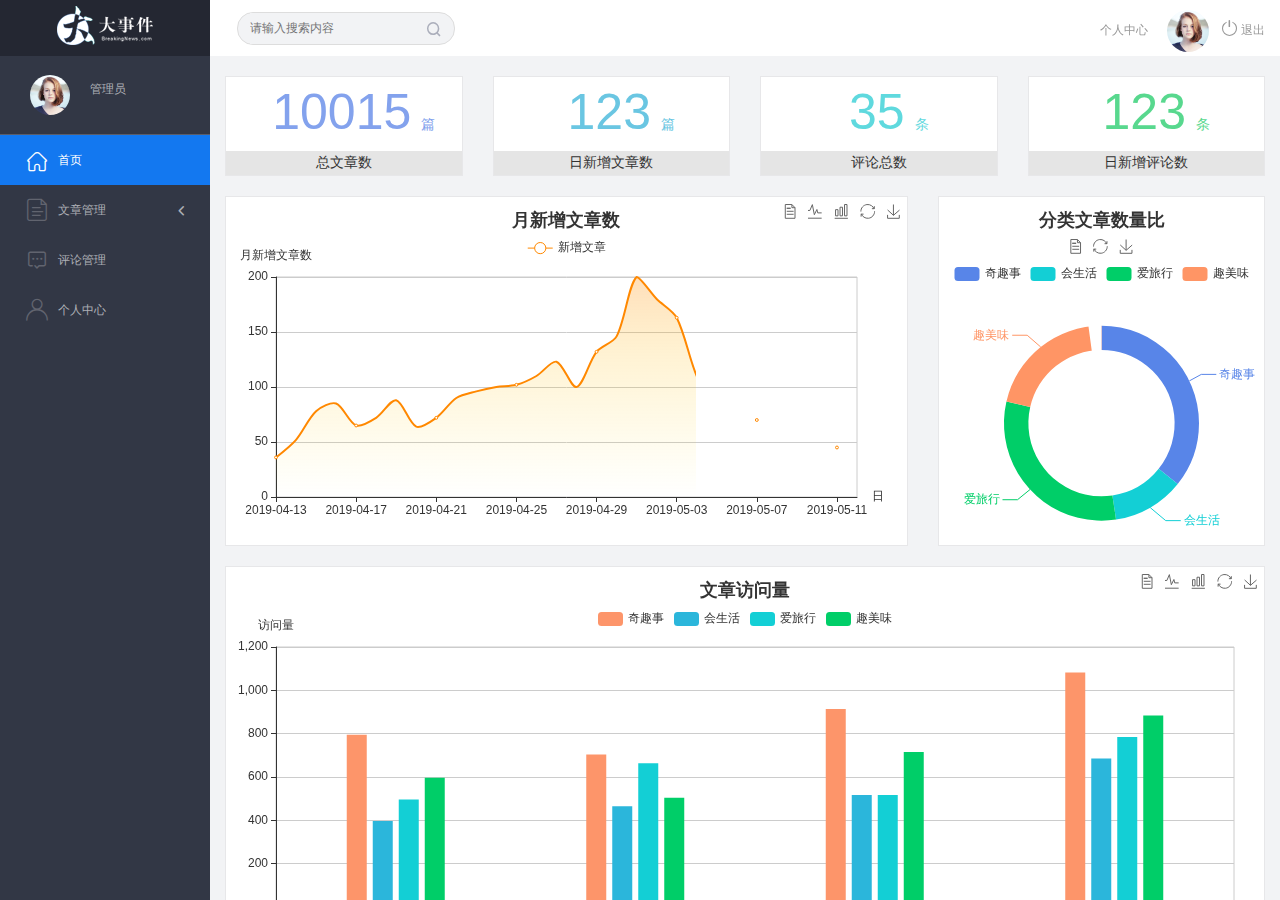
<file: web_back/index.html>
<!DOCTYPE html>
<html lang="en">

<head>
    <meta charset="UTF-8">
    <meta name="viewport" content="width=device-width, initial-scale=1.0">
    <meta http-equiv="X-UA-Compatible" content="ie=edge">
    <title>大事件-后台首页</title>
    <link rel="stylesheet" href="js/bootstrap/css/bootstrap.min.css">
    <link rel="stylesheet" href="css/reset.css">
    <link rel="stylesheet" href="css/iconfont.css">
    <link rel="stylesheet" href="css/main.css">
    <script src="js/jquery-1.12.4.min.js"></script>
    <script src="./js/utils/config.js"></script>
    <script src="./js/utils/user.js"></script>
</head>

<body>
    <div class="sider">
        <a href="#" class="logo"><img src="images/logo02.png" alt="logo"></a>
        <div class="user_info">
            <img src="images/2.jpg" alt="person">
            <span></span>
            <b>管理员</b>
        </div>
        <div class="menu">
            <div class="level01 active"><a href="main_count.html" target="main_frame"><i
                        class="iconfont icon-yidiandiantubiao04"></i><span>首页</span></a></div>
            <div class="level01"><a href="#"><i class="iconfont icon-icon-article"></i><span>文章管理</span><b
                        class="iconfont icon-arrowdownl"></b></a></div>
            <ul class="level02">
                <li><a href="article_list.html" target="main_frame"><i
                            class="iconfont icon-previewright"></i><span>文章列表</span></a></li>
                <li><a href="article_release.html" target="main_frame"><i
                            class="iconfont icon-previewright"></i><span>发表文章</span></a></li>
                <li><a href="article_category.html" target="main_frame"><i
                            class="iconfont icon-previewright"></i><span>文章类别管理</span></a></li>
            </ul>

            <div class="level01"><a href="comment_list.html" target="main_frame"><i
                        class="iconfont icon-comment"></i><span>评论管理</span></a></div>
            <div class="level01"><a href="user.html" target="main_frame"><i
                        class="iconfont icon-user"></i><span>个人中心</span></a></div>
        </div>
    </div>

    <div class="header_bar">
        <form class="search_form">
            <input type="text" placeholder="请输入搜索内容">
            <i class="iconfont icon-search"></i>
        </form>
        <div class="user_center_link">
            <a href="user.html" onclick="setMenu(3,0)" target="main_frame">个人中心</a>
            <img src="images/2.jpg" alt="person">
            <a href="javascript:;" id="tuichu"><i class="iconfont icon-tuichu"></i> 退出</a>
        </div>
    </div>

    <div class="main" id="main_body">
        <iframe src="main_count.html" frameborder="0" id="main_frame" name="main_frame" frameborder="0"
            scrolling="auto"></iframe>
    </div>



    <script>
        var $level01 = $('.level01');
        var $subli = $('.level02 li')
        $level01.click(function () {
            $level01.not($(this)).removeClass('active');
            $(this).addClass('active');

            if ($(this).next().hasClass('level02')) {
                $(this).next().slideToggle();
                $(this).find('b').toggleClass('rotate0');
            } else {
                $subli.removeClass('active');
            }
        })

        $subli.click(function () {
            $subli.not($(this)).removeClass('active');
            $(this).addClass('active');

            if (!$(this).parent().prev().hasClass('active')) {
                $level01.removeClass('active');
                $(this).parent().prev().addClass('active');
            }
        })

        function resizeFrame() {
            var frame_w = $('#main_body').outerWidth();
            var frame_h = $('#main_body').outerHeight();
            $('#main_frame').css({ 'width': frame_w, 'height': frame_h });
        }

        resizeFrame();

        $(window).resize(function () {
            resizeFrame();
        })


        function setMenu(m, n) {
            $level01.eq(m).addClass('active').siblings().not('.level02').removeClass('active');
            if (m != 1) {
                $('.level02').slideUp();
            } else {
                $('.level02').slideDown();
                $('.level02').children().eq(n).addClass('active').siblings().removeClass('active');
            }
        }

    </script>

    <script>
        // 1.退出功能
        // 点击id='tuichu'的标签，然后调用接口，实现退出
        $('#tuichu').click(function () {
            user.logout();
        });

        // 2.获取管理员的信息
        user.getuser(function (res) {
            if (res.code == 200) {
                // 获取管理员的头像和信息（渲染页面）
                $('.user_info').find('img').attr('src', res.data.user_pic).next('span').html('欢迎&nbsp;&nbsp;' + res.data.nickname);
            }
        });

    </script>

</body>

</html>
</file>
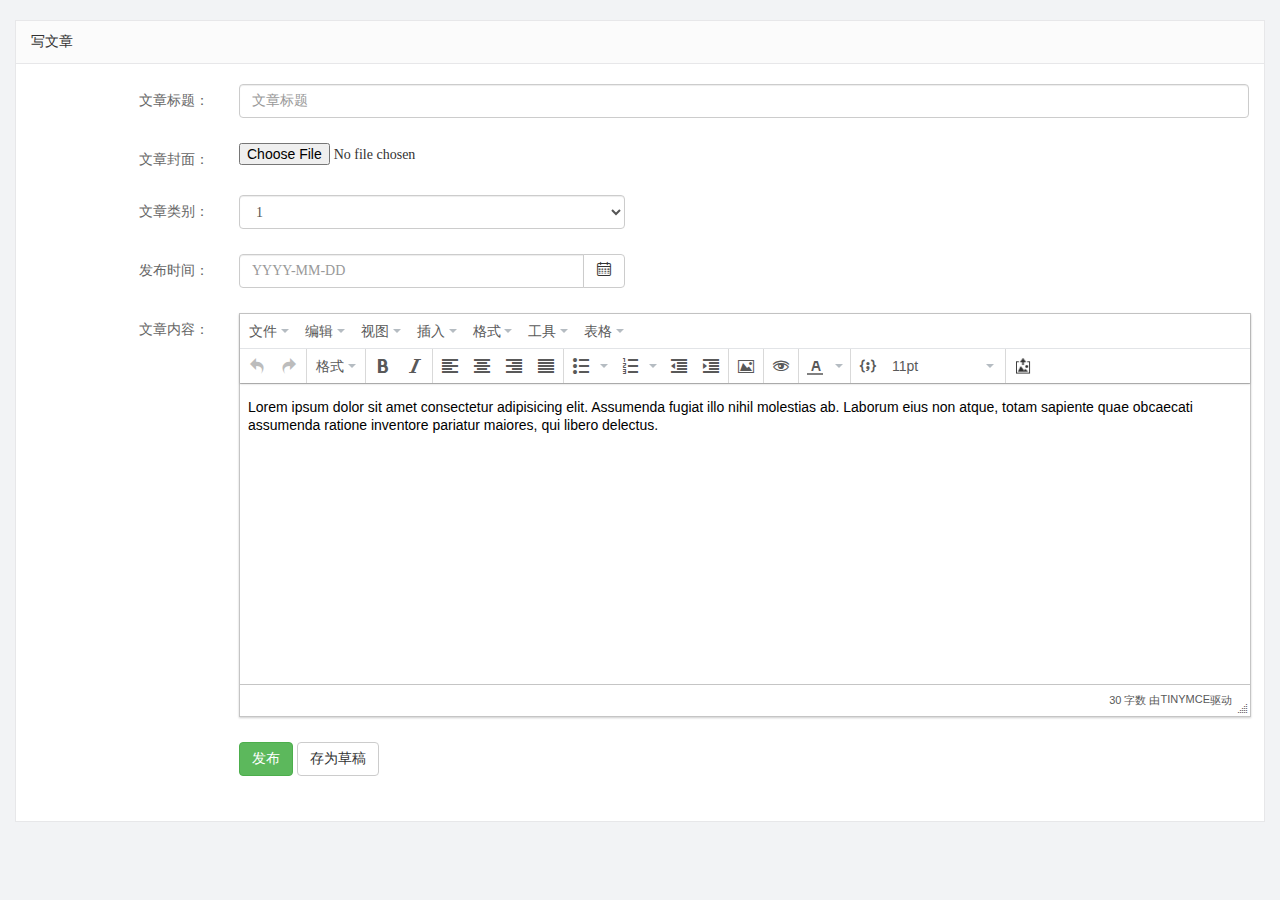
<file: web_back/article_release.html>
<!DOCTYPE html>
<html lang="en">

<head>
    <meta charset="UTF-8">
    <meta name="viewport" content="width=device-width, initial-scale=1.0">
    <meta http-equiv="X-UA-Compatible" content="ie=edge">
    <title>文章列表</title>
    <link rel="stylesheet" href="js/bootstrap/css/bootstrap.min.css">
    <link rel="stylesheet" href="css/reset.css">
    <link rel="stylesheet" href="css/iconfont.css">
    <link rel="stylesheet" href="css/main.css">
    <link type="text/css" rel="stylesheet" href="js/jedate/css/jedate.css">
    <script src="js/jquery-1.12.4.min.js"></script>
    <script src="js/jedate/js/jedate.js"></script>
    <script src="js/tinymce/js/tinymce/tinymce.min.js"></script>
    <script src="js/tinymce/js/tinymce_setup.js"></script>
</head>

<body>
    <div class="container-fluid">
        <div class="common_title">
            写文章
        </div>
        <div class="container-fluid common_con">
            <form class="form-horizontal article_form">
                <div class="form-group">
                    <label for="inputEmail3" class="col-sm-2 control-label">文章标题：</label>
                    <div class="col-sm-10">
                        <input type="email" class="form-control" id="inputEmail3" placeholder="文章标题">
                    </div>
                </div>
                <div class="form-group">
                    <label for="inputPassword3" class="col-sm-2 control-label">文章封面：</label>
                    <div class="col-sm-10">
                        <input type="file" id="exampleInputFile">
                    </div>
                </div>
                <div class="form-group">
                    <label for="inputEmail3" class="col-sm-2 control-label">文章类别：</label>
                    <div class="col-sm-4">
                        <select class="form-control">
                            <option>1</option>
                            <option>2</option>
                            <option>3</option>
                            <option>4</option>
                            <option>5</option>
                        </select>
                    </div>
                </div>
                <div class="form-group">
                    <label for="inputEmail3" class="col-sm-2 control-label">发布时间：</label>
                    <div class="col-sm-4">

                        <div class="input-group">
                            <input type="text" class="form-control" placeholder="YYYY-MM-DD" id="dateinput">
                            <span class="input-group-btn">
                                <button class="btn btn-default" type="button"
                                    onclick="jeDate('#dateinput',{trigger:false,format: 'YYYY-MM-DD'})"><i
                                        class="iconfont icon-icondate"></i></button>
                            </span>
                        </div>
                    </div>
                </div>
                <div class="form-group">
                    <label for="inputEmail3" class="col-sm-2 control-label">文章内容：</label>
                    <div class="col-sm-10">
                        <textarea class="form-control" id="rich_content" name="content" placeholder="文章内容">
                            Lorem ipsum dolor sit amet consectetur adipisicing elit. Assumenda fugiat illo nihil molestias ab. Laborum eius non atque, totam sapiente quae obcaecati assumenda ratione inventore pariatur maiores, qui libero delectus.
                            </textarea>
                    </div>
                </div>
                <div class="form-group">
                    <div class="col-sm-offset-2 col-sm-10">
                        <button type="submit" class="btn btn-success">发布</button>
                        <button type="submit" class="btn btn-default">存为草稿</button>
                    </div>
                </div>
            </form>
        </div>
    </div>

</body>

</html>
</file>
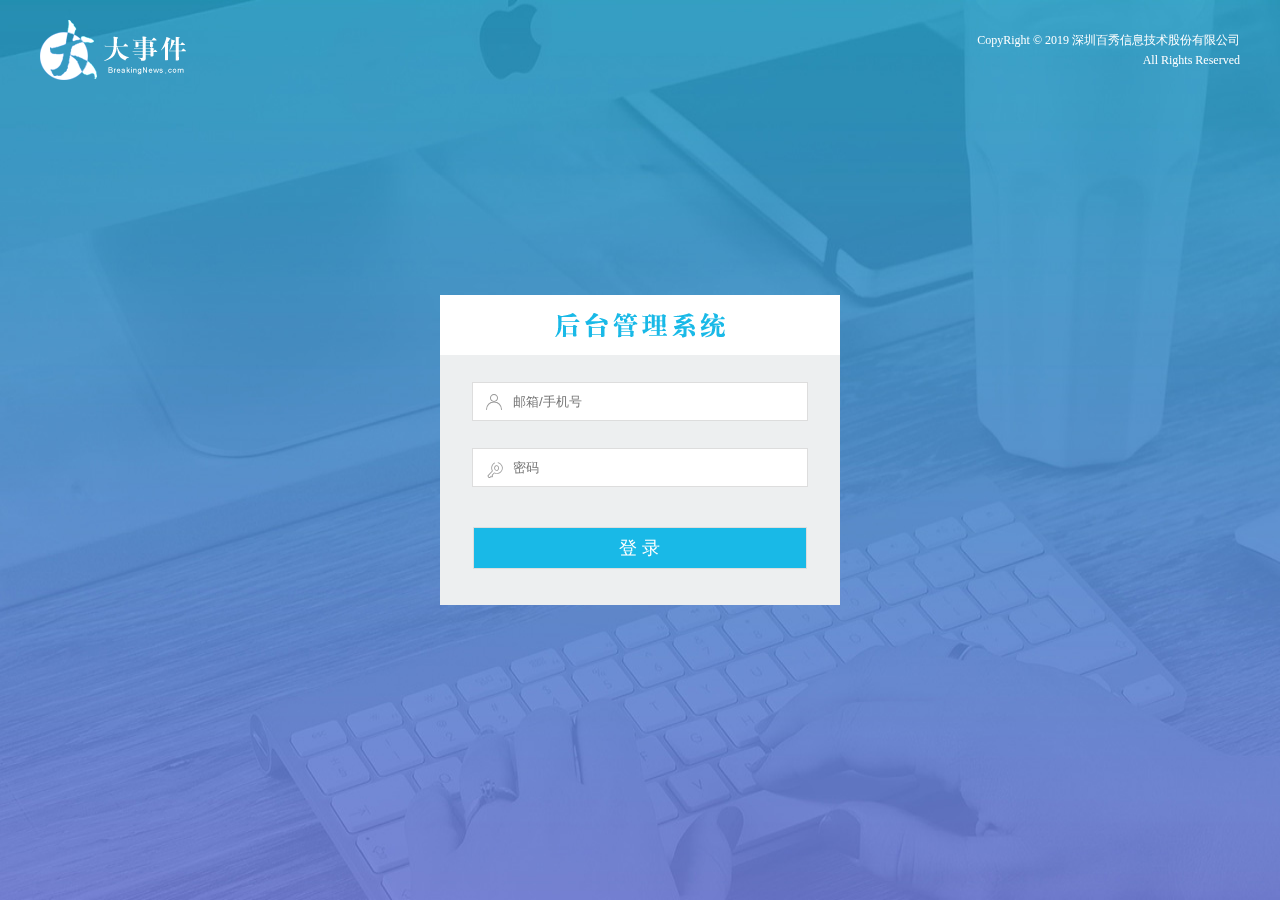
<file: web_back/login.html>
<!DOCTYPE html>
<html lang="en">

<head>
    <meta charset="UTF-8">
    <meta name="viewport" content="width=device-width, initial-scale=1.0">
    <meta http-equiv="X-UA-Compatible" content="ie=edge">
    <title>111大事件-后台登录页</title>
    <link rel="stylesheet" type="text/css" href="css/reset.css">
    <link rel="stylesheet" type="text/css" href="css/iconfont.css">
    <link rel="stylesheet" type="text/css" href="css/main.css">
</head>

<body>
    <div class="main_wrap">
        <div class="header">
            <a href="#" class="logo"><img src="images/logo.png" alt=""></a>
            <div class="copyright">CopyRight © 2019 深圳百秀信息技术股份有限公司<br>All Rights Reserved</div>
        </div>

        <div class="login_form_con">
            <div class="login_title"></div>
            <form class="login_form">
                <i class="iconfont icon-user"></i>
                <i class="iconfont icon-key"></i>
                <input type="text" class="input_txt" placeholder="邮箱/手机号">
                <input type="password" class="input_pass" placeholder="密码">
                <input type="submit" class="input_sub" value="登 录">
            </form>
        </div>

    </div>

    <script src="./js/jquery-1.12.4.min.js"></script>
    <script>
        // 获取数据，调用接口,登录首页
        $('.input_sub').click(function (e) {
            e.preventDefault();
            // console.log(123)
            var username = $('.input_txt').val().trim();
            var password = $('.input_pass').val().trim();

            $.ajax({
                type: 'POST',
                url: 'http://localhost:8000/admin/login',
                data: {
                    user_name: username,
                    password: password
                },
                success: function (res) {
                    // console.log(res); // {msg: "用户名或密码错误", code: 400}
                    alert(res.msg);
                    if (res.code == 200) {
                        location.href = 'index.html'
                    }
                }
            });
        });

    </script>

</body>

</html>
</file>
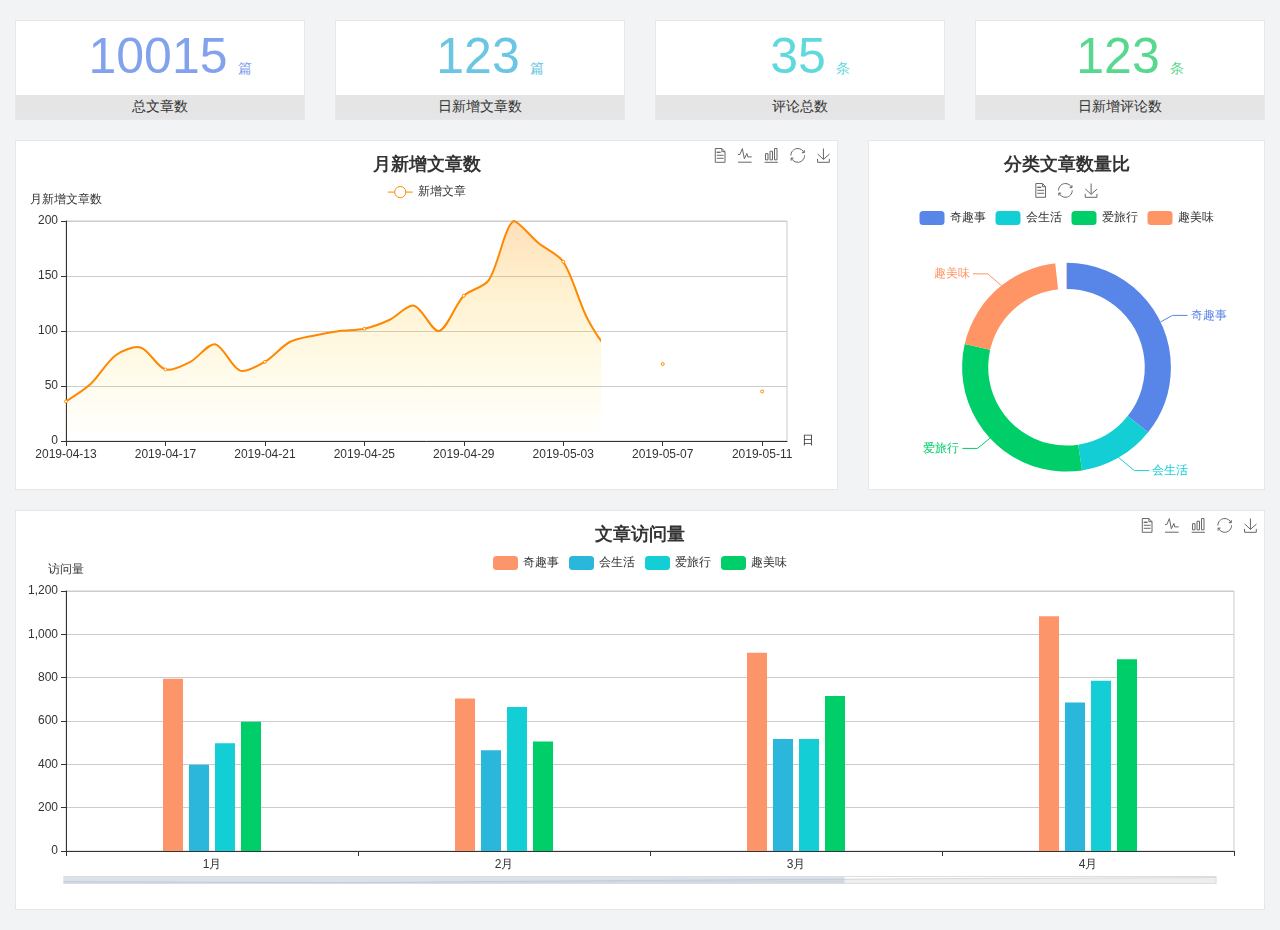
<file: web_back/main_count.html>
<!DOCTYPE html>
<html lang="en">

<head>
    <meta charset="UTF-8">
    <meta name="viewport" content="width=device-width, initial-scale=1.0">
    <meta http-equiv="X-UA-Compatible" content="ie=edge">
    <title>图表统计</title>
    <link rel="stylesheet" href="js/bootstrap/css/bootstrap.min.css">
    <link rel="stylesheet" href="css/reset.css">
    <link rel="stylesheet" href="css/iconfont.css">
    <link rel="stylesheet" href="css/main.css">
    <script src="js/jquery-1.12.4.min.js"></script>
    <script type="text/javascript" src="js/echarts.min.js"></script>
</head>

<body>
    <div class="container-fluid">
        <div class="row spannel_list">
            <div class="col-sm-3 col-xs-6">
                <div class="spannel">
                    <em>10015</em><span>篇</span>
                    <b>总文章数</b>
                </div>
            </div>
            <div class="col-sm-3 col-xs-6">
                <div class="spannel scolor01">
                    <em>123</em><span>篇</span>
                    <b>日新增文章数</b>
                </div>
            </div>
            <div class="col-sm-3 col-xs-6">
                <div class="spannel scolor02">
                    <em>35</em><span>条</span>
                    <b>评论总数</b>
                </div>
            </div>
            <div class="col-sm-3 col-xs-6">
                <div class="spannel scolor03">
                    <em>123</em><span>条</span>
                    <b>日新增评论数</b>
                </div>
            </div>
        </div>
    </div>

    <div class="container-fluid">
        <div class="row curve-pie">
            <div class="col-lg-8 col-md-8">
                <div class="gragh_pannel" id="curve_show"></div>
            </div>
            <div class="col-lg-4 col-md-4">
                <div class="gragh_pannel"  id="pie_show"></div>
            </div>
        </div>
    </div>

    <div class="container-fluid">
        <div class="column_pannel"  id="column_show"></div>
    </div>

    <script>
        var oChart = echarts.init(document.getElementById('curve_show'));
        var aList_all = [
          {'count':36,'date':'2019-04-13'},
          {'count':52,'date':'2019-04-14'},
          {'count':78,'date':'2019-04-15'},
          {'count':85,'date':'2019-04-16'},
          {'count':65,'date':'2019-04-17'},
          {'count':72,'date':'2019-04-18'},
          {'count':88,'date':'2019-04-19'},
          {'count':64,'date':'2019-04-20'},
          {'count':72,'date':'2019-04-21'},
          {'count':90,'date':'2019-04-22'},
          {'count':96,'date':'2019-04-23'},
          {'count':100,'date':'2019-04-24'},
          {'count':102,'date':'2019-04-25'},
          {'count':110,'date':'2019-04-26'},
          {'count':123,'date':'2019-04-27'},
          {'count':100,'date':'2019-04-28'},
          {'count':132,'date':'2019-04-29'},
          {'count':146,'date':'2019-04-30'},
          {'count':200,'date':'2019-05-01'},
          {'count':180,'date':'2019-05-02'},
          {'count':163,'date':'2019-05-03'},
          {'count':110,'date':'2019-05-04'},
          {'count':80,'date':'2019-05-05'},
          {'count':82,'date':'2019-05-06'},
          {'count':70,'date':'2019-05-07'},
          {'count':65,'date':'2019-05-08'},
          {'count':54,'date':'2019-05-09'},
          {'count':40,'date':'2019-05-10'},
          {'count':45,'date':'2019-05-11'},
          {'count':38,'date':'2019-05-12'},
        ];

        let aCount = [];
        let aDate = [];

        for(var i=0;i<aList_all.length;i++){
            aCount.push(aList_all[i].count);
            aDate.push(aList_all[i].date);
        }

        var chartopt = {
                  title:{
                      text: '月新增文章数',
                      left: 'center',
                      top: '10'
                  },
                  tooltip:{
                      trigger: 'axis'
                  },
                  legend: {
                      data:['新增文章'],
                      top: '40'
                  },
                  toolbox: {
                      show : true,
                      feature : {
                          mark : {show: true},
                          dataView : {show: true, readOnly: false},
                          magicType : {show: true, type: ['line','bar']},
                          restore : {show: true},
                          saveAsImage : {show: true}
                      }
                  },
                  calculable : true,               
                  xAxis : [
                      {
                          name: '日',
                          type : 'category',
                          boundaryGap : false,
                          data :aDate
                      }
                  ],        
                  yAxis : [
                      {
                          name: '月新增文章数',
                          type : 'value'
                      }
                  ],      
                  series : [
					        {
					            name:'新增文章',
					            type:'line',
					            smooth:true,
					            itemStyle: {normal: {areaStyle: {type: 'default'}, color: '#f80'}, lineStyle: {color: '#f80'}},
					            data:aCount
                            }],
                            areaStyle:{
						        normal:{
						            color: new echarts.graphic.LinearGradient(0, 0, 0, 1, [{
						                offset: 0,
						                color: 'rgba(255,136,0,0.39)'
						            }, {
						                offset: .34,
						                color: 'rgba(255,180,0,0.25)'
						            },{
						                offset: 1,
						                color: 'rgba(255,222,0,0.00)'
						            }])

						        }
						    },
                  grid: {
                      show: true,             
                      x:50,
                      x2:50,
                      y:80,
                      height:220
                  }                 
            };

        oChart.setOption(chartopt);


        var oPie = echarts.init(document.getElementById('pie_show'));
        var oPieopt =  
        {
          title : {
              top:10,
              text: '分类文章数量比',
              x:'center'
          },
          tooltip : {
              trigger: 'item',
              formatter: "{a} <br/>{b} : {c} ({d}%)"
          },
          color:['#5885e8','#13cfd5','#00ce68','#ff9565'],
          legend: {
              x : 'center',
              top:65,
              data:['奇趣事','会生活','爱旅行','趣美味']
          },
          toolbox: {
              show : true,
              x : 'center',
              top:35,
              feature : {
                  mark : {show: true},
                  dataView : {show: true, readOnly: false},
                  magicType : {
                      show: true, 
                      type: ['pie', 'funnel'],
                      option: {
                          funnel: {
                              x: '25%',
                              width: '50%',
                              funnelAlign: 'left',
                              max: 1548
                          }
                      }
                  },
                  restore : {show: true},
                  saveAsImage : {show: true}
              }
          },
          calculable : true,
          series : [
              {
                  name:'访问来源',
                  type:'pie',
                  radius: ['45%', '60%'],
                  center: ['50%', '65%'],
                  data:[
                      {value:300, name:'奇趣事'},
                      {value:100, name:'会生活'},
                      {value:260, name:'爱旅行'},                   
                      {value:180,name:'趣美味'}
                  ]
              }
          ]
      };
      oPie.setOption(oPieopt);



      var oColumn = this.echarts.init(document.getElementById('column_show'));
        var oColumnopt =  
              {
                title:{
                    text: '文章访问量',
                    left: 'center',
                    top: '10'
              },
                tooltip : {
                    trigger: 'axis'
                },
                legend: {
                    data:['奇趣事','会生活','爱旅行','趣美味'],
                    top:'40'          
                },
                toolbox: {
                    show : true,
                    feature : {
                        mark : {show: true},
                        dataView : {show: true, readOnly: false},
                        magicType : {show: true, type: ['line', 'bar']},
                        restore : {show: true},
                        saveAsImage : {show: true}
                    }
                },
                calculable : true,
               xAxis : [
                    {
                        type : 'category',
                        data : ['1月','2月','3月','4月','5月']
                    }
                ],
                yAxis : [
                    {
                        name : '访问量',
                        type : 'value'
                    }
                ],
                series : [
                    {
                        name:'奇趣事',
                        type:'bar',
                        barWidth:20, 
                        itemStyle:{
                           normal: {areaStyle: {type: 'default'}, color: '#fd956a'}
                        },
                        data:[800, 708, 920, 1090, 1200]
                    },
                    {
                        name:'会生活',
                        type:'bar',
                        barWidth:20, 
                        itemStyle:{
                           normal: {areaStyle: {type: 'default'}, color: '#2bb6db'}
                        },
                        data:[400, 468, 520, 690, 800]
                    },
                    {
                        name:'爱旅行',
                        type:'bar',
                        barWidth:20, 
                        itemStyle:{
                           normal: {areaStyle: {type: 'default'}, color: '#13cfd5'}
                        },
                        data:[500, 668, 520, 790, 900]
                    },
                    {
                        name:'趣美味',
                        type:'bar',
                        barWidth:20, 
                        itemStyle:{
                           normal: {areaStyle: {type: 'default'}, color: '#00ce68'}
                        },
                        data:[600, 508, 720, 890, 1000]
                    }
                ],
                grid: {
                    show: true, 
                    x:50,
                    x2:30,            
                    y:80,
                    height:260
                },
                dataZoom: [//给x轴设置滚动条
                 {
                     start:0,//默认为0
                     end: 100-1000/31,//默认为100
                     type: 'slider',
                     show: true,
                     xAxisIndex: [0],
                     handleSize: 0,//滑动条的 左右2个滑动条的大小
                     height:8,//组件高度
                     left:45, //左边的距离
                     right:50,//右边的距离
                     bottom: 26,//右边的距离
                     handleColor: '#ddd',//h滑动图标的颜色
                     handleStyle: {
                         borderColor: "#cacaca",
                         borderWidth: "1",
                         shadowBlur: 2,
                         background: "#ddd",
                         shadowColor: "#ddd",
                     }
                  }]
            };
            oColumn.setOption(oColumnopt);

    </script>


</body>

</html>
</file>
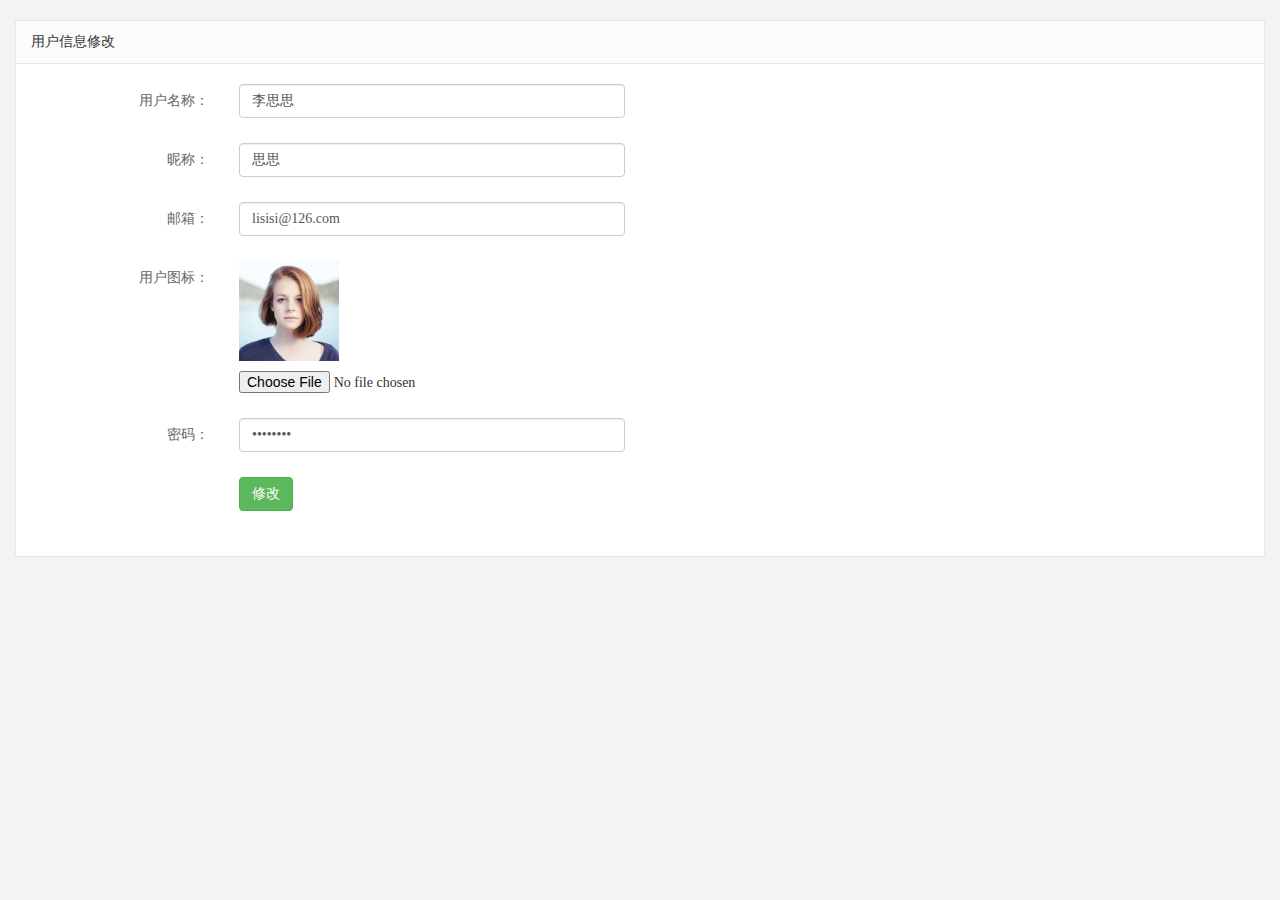
<file: web_back/user.html>
<!DOCTYPE html>
<html lang="en">

<head>
    <meta charset="UTF-8">
    <meta name="viewport" content="width=device-width, initial-scale=1.0">
    <meta http-equiv="X-UA-Compatible" content="ie=edge">
    <title>文章列表</title>
    <link rel="stylesheet" href="js/bootstrap/css/bootstrap.min.css">
    <link rel="stylesheet" href="css/reset.css">
    <link rel="stylesheet" href="css/iconfont.css">
    <link rel="stylesheet" href="css/main.css">
    <script src="js/jquery-1.12.4.min.js"></script>

</head>

<body>
    <div class="container-fluid">
        <div class="common_title">
            用户信息修改
        </div>
        <div class="container-fluid common_con">
            <form class="form-horizontal article_form">
                <div class="form-group">
                    <label for="inputEmail3" class="col-sm-2 control-label">用户名称：</label>
                    <div class="col-sm-4">
                        <input type="text" class="form-control" id="inputEmail3" value="李思思">
                    </div>
                </div>
                <div class="form-group">
                    <label for="inputEmail3" class="col-sm-2 control-label">昵称：</label>
                    <div class="col-sm-4">
                        <input type="text" class="form-control" id="inputEmail3" value="思思">
                    </div>
                </div>
                <div class="form-group">
                    <label for="inputEmail3" class="col-sm-2 control-label">邮箱：</label>
                    <div class="col-sm-4">
                        <input type="text" class="form-control" id="inputEmail3" value="lisisi@126.com">
                    </div>
                </div>
                
                <div class="form-group">
                    <label for="inputPassword3" class="col-sm-2 control-label">用户图标：</label>
                    <div class="col-sm-10">
                        <img src="images/2.jpg" alt="" class="user_pic">
                        <input type="file" id="exampleInputFile">
                    </div>
                </div>

                <div class="form-group">
                        <label for="inputEmail3" class="col-sm-2 control-label">密码：</label>
                        <div class="col-sm-4">
                            <input type="password" class="form-control" id="inputEmail3" value="12345678">
                        </div>
                    </div>
               
    
                <div class="form-group">
                    <div class="col-sm-offset-2 col-sm-10">
                        <button type="submit" class="btn btn-success">修改</button>
                    </div>
                </div>
            </form>
        </div>
    </div>

</body>

</html>
</file>
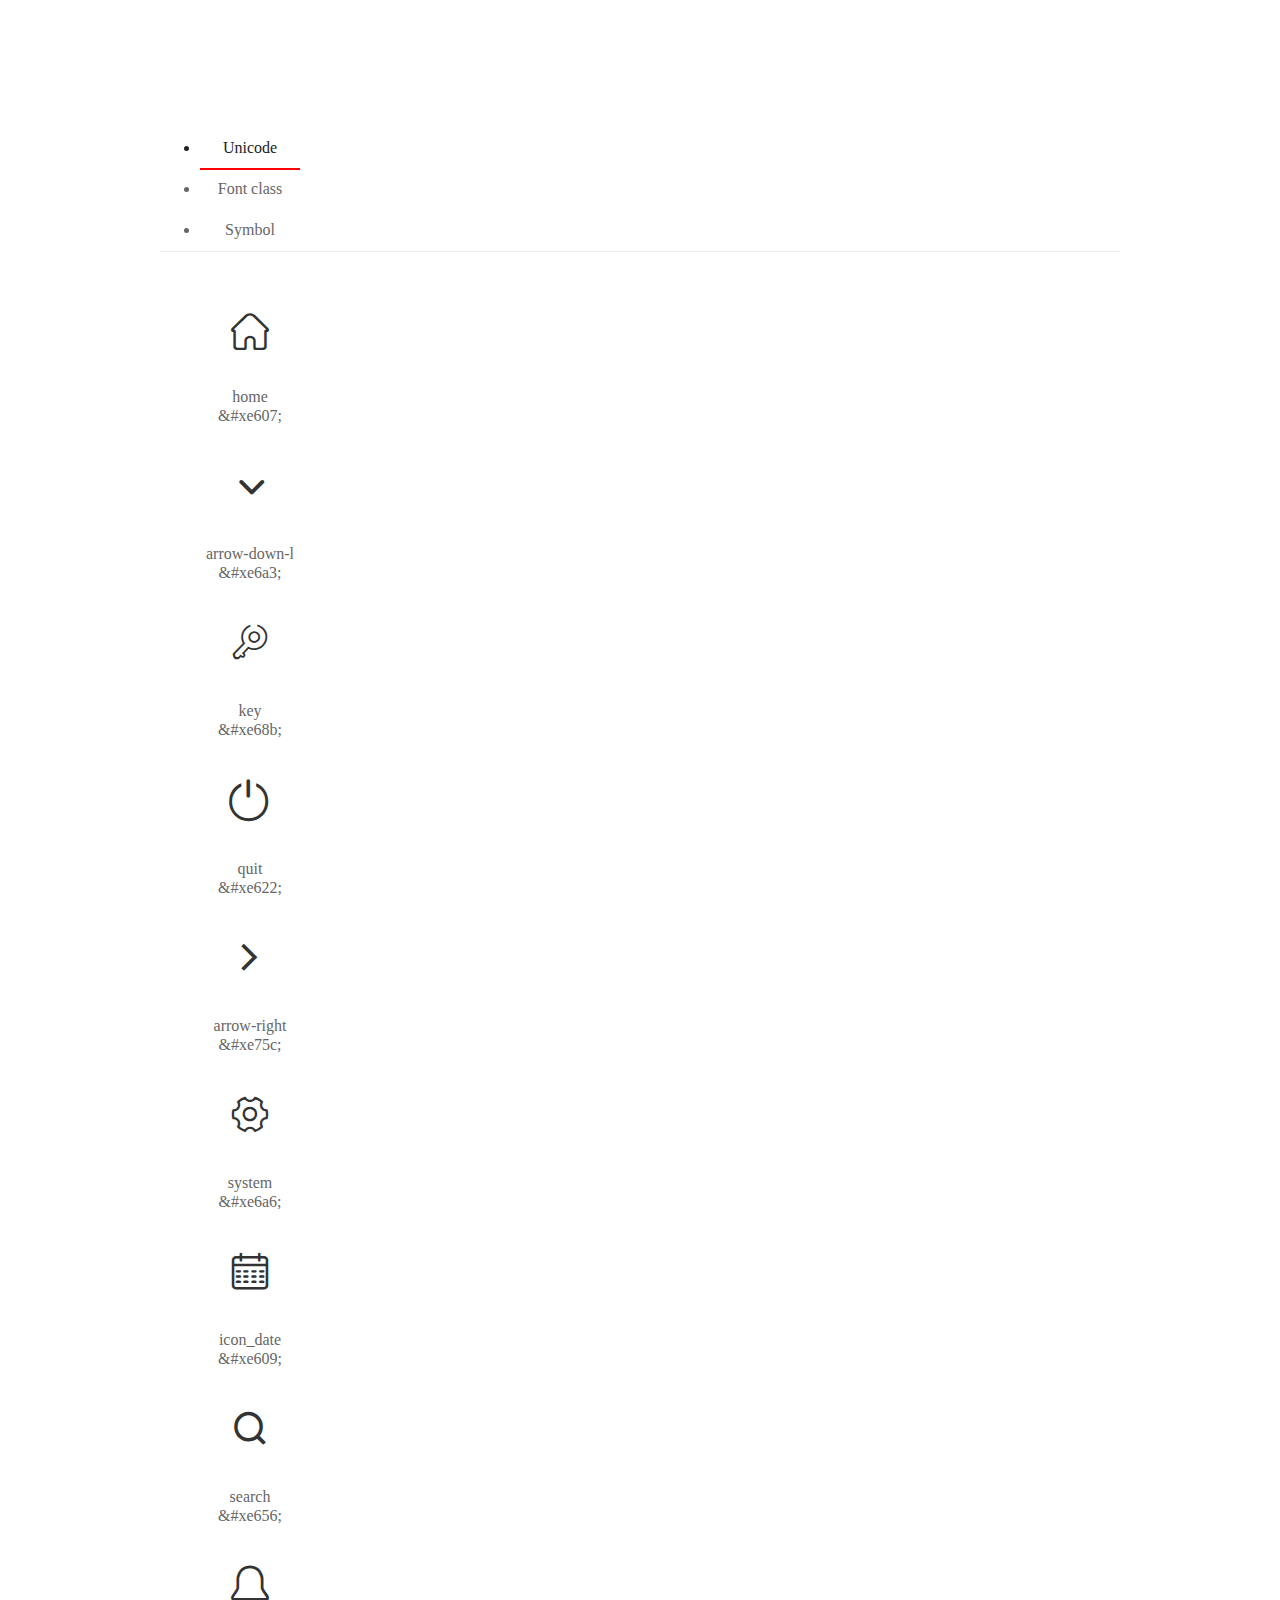
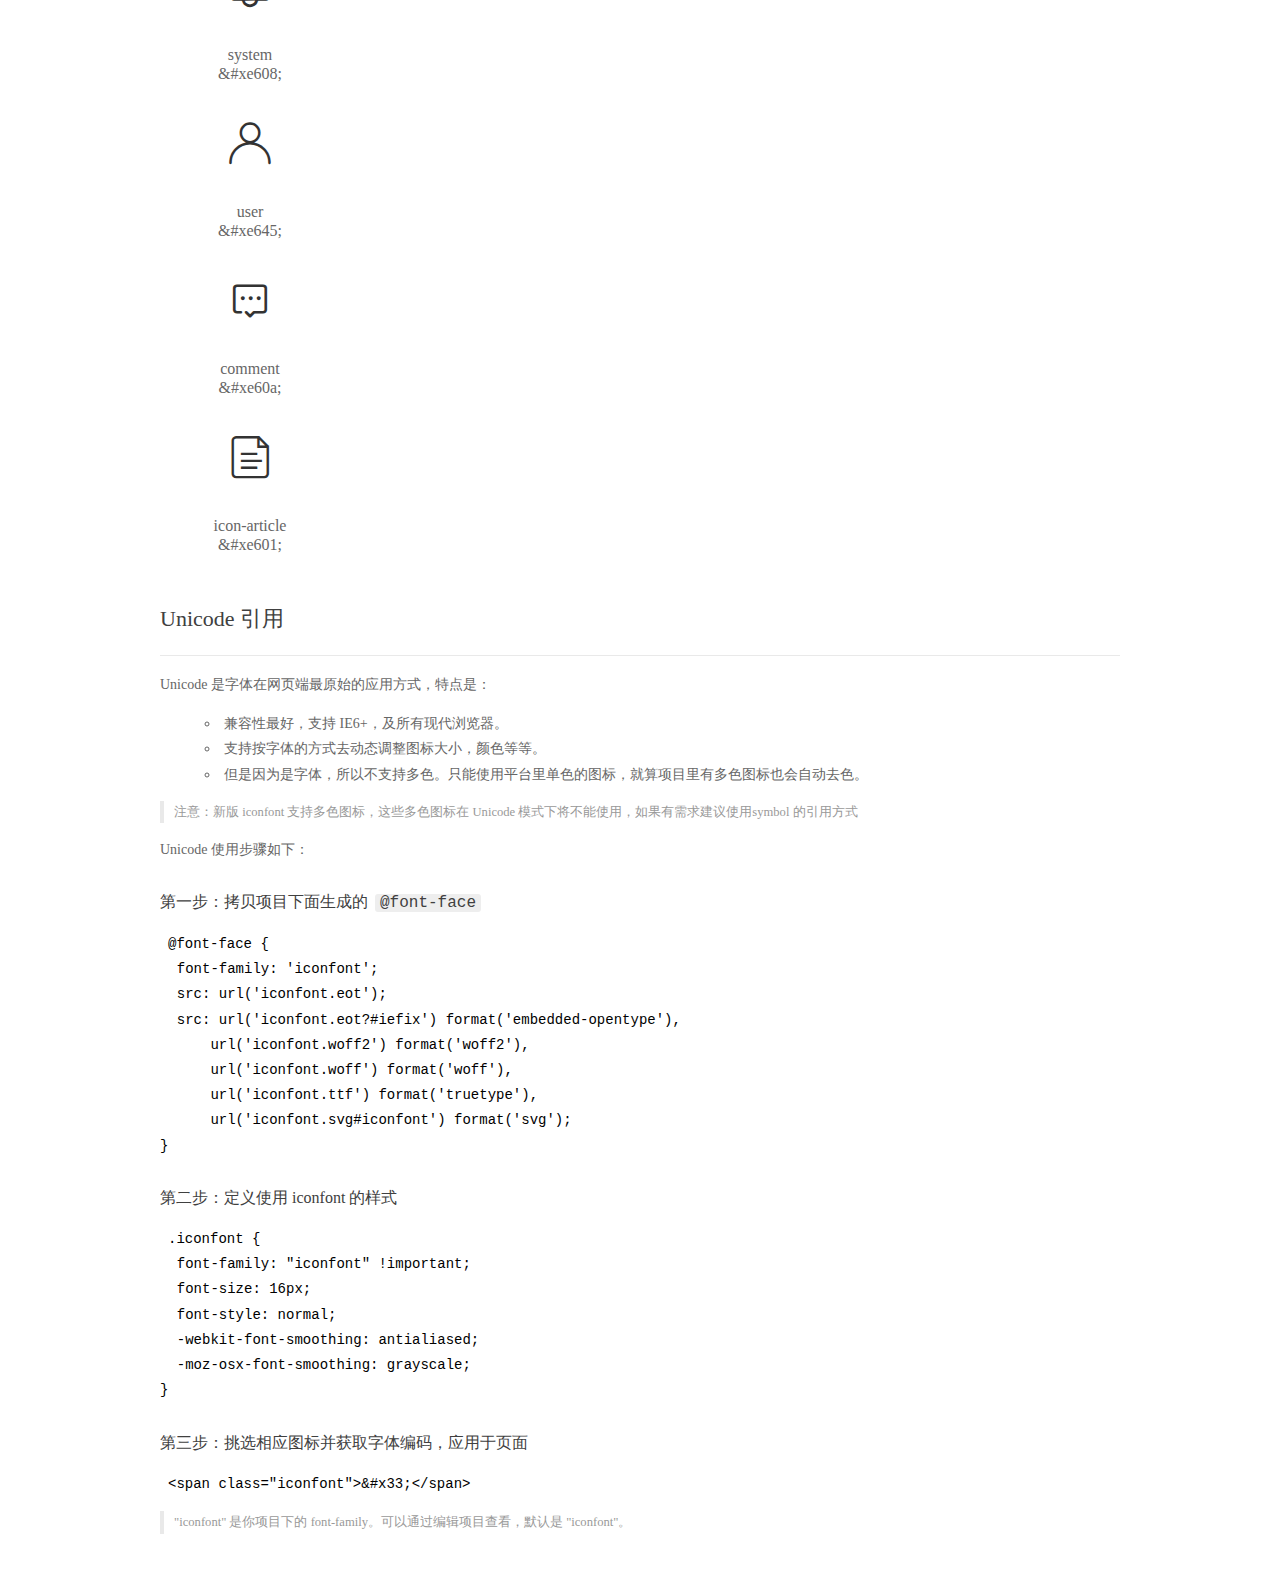
<file: web_back/fonts/demo_index.html>
<!DOCTYPE html>
<html>
<head>
  <meta charset="utf-8"/>
  <title>IconFont Demo</title>
  <link rel="shortcut icon" href="https://gtms04.alicdn.com/tps/i4/TB1_oz6GVXXXXaFXpXXJDFnIXXX-64-64.ico" type="image/x-icon"/>
  <link rel="stylesheet" href="https://g.alicdn.com/thx/cube/1.3.2/cube.min.css">
  <link rel="stylesheet" href="demo.css">
  <link rel="stylesheet" href="iconfont.css">
  <script src="iconfont.js"></script>
  <!-- jQuery -->
  <script src="https://a1.alicdn.com/oss/uploads/2018/12/26/7bfddb60-08e8-11e9-9b04-53e73bb6408b.js"></script>
  <!-- 代码高亮 -->
  <script src="https://a1.alicdn.com/oss/uploads/2018/12/26/a3f714d0-08e6-11e9-8a15-ebf944d7534c.js"></script>
</head>
<body>
  <div class="main">
    <h1 class="logo"><a href="https://www.iconfont.cn/" title="iconfont 首页" target="_blank">&#xe86b;</a></h1>
    <div class="nav-tabs">
      <ul id="tabs" class="dib-box">
        <li class="dib active"><span>Unicode</span></li>
        <li class="dib"><span>Font class</span></li>
        <li class="dib"><span>Symbol</span></li>
      </ul>
      
    </div>
    <div class="tab-container">
      <div class="content unicode" style="display: block;">
          <ul class="icon_lists dib-box">
          
            <li class="dib">
              <span class="icon iconfont">&#xe607;</span>
                <div class="name">home</div>
                <div class="code-name">&amp;#xe607;</div>
              </li>
          
            <li class="dib">
              <span class="icon iconfont">&#xe6a3;</span>
                <div class="name">arrow-down-l</div>
                <div class="code-name">&amp;#xe6a3;</div>
              </li>
          
            <li class="dib">
              <span class="icon iconfont">&#xe68b;</span>
                <div class="name">key</div>
                <div class="code-name">&amp;#xe68b;</div>
              </li>
          
            <li class="dib">
              <span class="icon iconfont">&#xe622;</span>
                <div class="name">quit</div>
                <div class="code-name">&amp;#xe622;</div>
              </li>
          
            <li class="dib">
              <span class="icon iconfont">&#xe75c;</span>
                <div class="name">arrow-right</div>
                <div class="code-name">&amp;#xe75c;</div>
              </li>
          
            <li class="dib">
              <span class="icon iconfont">&#xe6a6;</span>
                <div class="name">system</div>
                <div class="code-name">&amp;#xe6a6;</div>
              </li>
          
            <li class="dib">
              <span class="icon iconfont">&#xe609;</span>
                <div class="name">icon_date</div>
                <div class="code-name">&amp;#xe609;</div>
              </li>
          
            <li class="dib">
              <span class="icon iconfont">&#xe656;</span>
                <div class="name">search</div>
                <div class="code-name">&amp;#xe656;</div>
              </li>
          
            <li class="dib">
              <span class="icon iconfont">&#xe608;</span>
                <div class="name">system</div>
                <div class="code-name">&amp;#xe608;</div>
              </li>
          
            <li class="dib">
              <span class="icon iconfont">&#xe645;</span>
                <div class="name">user</div>
                <div class="code-name">&amp;#xe645;</div>
              </li>
          
            <li class="dib">
              <span class="icon iconfont">&#xe60a;</span>
                <div class="name">comment</div>
                <div class="code-name">&amp;#xe60a;</div>
              </li>
          
            <li class="dib">
              <span class="icon iconfont">&#xe601;</span>
                <div class="name">icon-article</div>
                <div class="code-name">&amp;#xe601;</div>
              </li>
          
          </ul>
          <div class="article markdown">
          <h2 id="unicode-">Unicode 引用</h2>
          <hr>

          <p>Unicode 是字体在网页端最原始的应用方式，特点是：</p>
          <ul>
            <li>兼容性最好，支持 IE6+，及所有现代浏览器。</li>
            <li>支持按字体的方式去动态调整图标大小，颜色等等。</li>
            <li>但是因为是字体，所以不支持多色。只能使用平台里单色的图标，就算项目里有多色图标也会自动去色。</li>
          </ul>
          <blockquote>
            <p>注意：新版 iconfont 支持多色图标，这些多色图标在 Unicode 模式下将不能使用，如果有需求建议使用symbol 的引用方式</p>
          </blockquote>
          <p>Unicode 使用步骤如下：</p>
          <h3 id="-font-face">第一步：拷贝项目下面生成的 <code>@font-face</code></h3>
<pre><code class="language-css"
>@font-face {
  font-family: 'iconfont';
  src: url('iconfont.eot');
  src: url('iconfont.eot?#iefix') format('embedded-opentype'),
      url('iconfont.woff2') format('woff2'),
      url('iconfont.woff') format('woff'),
      url('iconfont.ttf') format('truetype'),
      url('iconfont.svg#iconfont') format('svg');
}
</code></pre>
          <h3 id="-iconfont-">第二步：定义使用 iconfont 的样式</h3>
<pre><code class="language-css"
>.iconfont {
  font-family: "iconfont" !important;
  font-size: 16px;
  font-style: normal;
  -webkit-font-smoothing: antialiased;
  -moz-osx-font-smoothing: grayscale;
}
</code></pre>
          <h3 id="-">第三步：挑选相应图标并获取字体编码，应用于页面</h3>
<pre>
<code class="language-html"
>&lt;span class="iconfont"&gt;&amp;#x33;&lt;/span&gt;
</code></pre>
          <blockquote>
            <p>"iconfont" 是你项目下的 font-family。可以通过编辑项目查看，默认是 "iconfont"。</p>
          </blockquote>
          </div>
      </div>
      <div class="content font-class">
        <ul class="icon_lists dib-box">
          
          <li class="dib">
            <span class="icon iconfont icon-yidiandiantubiao04"></span>
            <div class="name">
              home
            </div>
            <div class="code-name">.icon-yidiandiantubiao04
            </div>
          </li>
          
          <li class="dib">
            <span class="icon iconfont icon-arrowdownl"></span>
            <div class="name">
              arrow-down-l
            </div>
            <div class="code-name">.icon-arrowdownl
            </div>
          </li>
          
          <li class="dib">
            <span class="icon iconfont icon-key"></span>
            <div class="name">
              key
            </div>
            <div class="code-name">.icon-key
            </div>
          </li>
          
          <li class="dib">
            <span class="icon iconfont icon-tuichu"></span>
            <div class="name">
              quit
            </div>
            <div class="code-name">.icon-tuichu
            </div>
          </li>
          
          <li class="dib">
            <span class="icon iconfont icon-previewright"></span>
            <div class="name">
              arrow-right
            </div>
            <div class="code-name">.icon-previewright
            </div>
          </li>
          
          <li class="dib">
            <span class="icon iconfont icon-system"></span>
            <div class="name">
              system
            </div>
            <div class="code-name">.icon-system
            </div>
          </li>
          
          <li class="dib">
            <span class="icon iconfont icon-icondate"></span>
            <div class="name">
              icon_date
            </div>
            <div class="code-name">.icon-icondate
            </div>
          </li>
          
          <li class="dib">
            <span class="icon iconfont icon-search"></span>
            <div class="name">
              search
            </div>
            <div class="code-name">.icon-search
            </div>
          </li>
          
          <li class="dib">
            <span class="icon iconfont icon-system1"></span>
            <div class="name">
              system
            </div>
            <div class="code-name">.icon-system1
            </div>
          </li>
          
          <li class="dib">
            <span class="icon iconfont icon-user"></span>
            <div class="name">
              user
            </div>
            <div class="code-name">.icon-user
            </div>
          </li>
          
          <li class="dib">
            <span class="icon iconfont icon-comment"></span>
            <div class="name">
              comment
            </div>
            <div class="code-name">.icon-comment
            </div>
          </li>
          
          <li class="dib">
            <span class="icon iconfont icon-icon-article"></span>
            <div class="name">
              icon-article
            </div>
            <div class="code-name">.icon-icon-article
            </div>
          </li>
          
        </ul>
        <div class="article markdown">
        <h2 id="font-class-">font-class 引用</h2>
        <hr>

        <p>font-class 是 Unicode 使用方式的一种变种，主要是解决 Unicode 书写不直观，语意不明确的问题。</p>
        <p>与 Unicode 使用方式相比，具有如下特点：</p>
        <ul>
          <li>兼容性良好，支持 IE8+，及所有现代浏览器。</li>
          <li>相比于 Unicode 语意明确，书写更直观。可以很容易分辨这个 icon 是什么。</li>
          <li>因为使用 class 来定义图标，所以当要替换图标时，只需要修改 class 里面的 Unicode 引用。</li>
          <li>不过因为本质上还是使用的字体，所以多色图标还是不支持的。</li>
        </ul>
        <p>使用步骤如下：</p>
        <h3 id="-fontclass-">第一步：引入项目下面生成的 fontclass 代码：</h3>
<pre><code class="language-html">&lt;link rel="stylesheet" href="./iconfont.css"&gt;
</code></pre>
        <h3 id="-">第二步：挑选相应图标并获取类名，应用于页面：</h3>
<pre><code class="language-html">&lt;span class="iconfont icon-xxx"&gt;&lt;/span&gt;
</code></pre>
        <blockquote>
          <p>"
            iconfont" 是你项目下的 font-family。可以通过编辑项目查看，默认是 "iconfont"。</p>
        </blockquote>
      </div>
      </div>
      <div class="content symbol">
          <ul class="icon_lists dib-box">
          
            <li class="dib">
                <svg class="icon svg-icon" aria-hidden="true">
                  <use xlink:href="#icon-yidiandiantubiao04"></use>
                </svg>
                <div class="name">home</div>
                <div class="code-name">#icon-yidiandiantubiao04</div>
            </li>
          
            <li class="dib">
                <svg class="icon svg-icon" aria-hidden="true">
                  <use xlink:href="#icon-arrowdownl"></use>
                </svg>
                <div class="name">arrow-down-l</div>
                <div class="code-name">#icon-arrowdownl</div>
            </li>
          
            <li class="dib">
                <svg class="icon svg-icon" aria-hidden="true">
                  <use xlink:href="#icon-key"></use>
                </svg>
                <div class="name">key</div>
                <div class="code-name">#icon-key</div>
            </li>
          
            <li class="dib">
                <svg class="icon svg-icon" aria-hidden="true">
                  <use xlink:href="#icon-tuichu"></use>
                </svg>
                <div class="name">quit</div>
                <div class="code-name">#icon-tuichu</div>
            </li>
          
            <li class="dib">
                <svg class="icon svg-icon" aria-hidden="true">
                  <use xlink:href="#icon-previewright"></use>
                </svg>
                <div class="name">arrow-right</div>
                <div class="code-name">#icon-previewright</div>
            </li>
          
            <li class="dib">
                <svg class="icon svg-icon" aria-hidden="true">
                  <use xlink:href="#icon-system"></use>
                </svg>
                <div class="name">system</div>
                <div class="code-name">#icon-system</div>
            </li>
          
            <li class="dib">
                <svg class="icon svg-icon" aria-hidden="true">
                  <use xlink:href="#icon-icondate"></use>
                </svg>
                <div class="name">icon_date</div>
                <div class="code-name">#icon-icondate</div>
            </li>
          
            <li class="dib">
                <svg class="icon svg-icon" aria-hidden="true">
                  <use xlink:href="#icon-search"></use>
                </svg>
                <div class="name">search</div>
                <div class="code-name">#icon-search</div>
            </li>
          
            <li class="dib">
                <svg class="icon svg-icon" aria-hidden="true">
                  <use xlink:href="#icon-system1"></use>
                </svg>
                <div class="name">system</div>
                <div class="code-name">#icon-system1</div>
            </li>
          
            <li class="dib">
                <svg class="icon svg-icon" aria-hidden="true">
                  <use xlink:href="#icon-user"></use>
                </svg>
                <div class="name">user</div>
                <div class="code-name">#icon-user</div>
            </li>
          
            <li class="dib">
                <svg class="icon svg-icon" aria-hidden="true">
                  <use xlink:href="#icon-comment"></use>
                </svg>
                <div class="name">comment</div>
                <div class="code-name">#icon-comment</div>
            </li>
          
            <li class="dib">
                <svg class="icon svg-icon" aria-hidden="true">
                  <use xlink:href="#icon-icon-article"></use>
                </svg>
                <div class="name">icon-article</div>
                <div class="code-name">#icon-icon-article</div>
            </li>
          
          </ul>
          <div class="article markdown">
          <h2 id="symbol-">Symbol 引用</h2>
          <hr>

          <p>这是一种全新的使用方式，应该说这才是未来的主流，也是平台目前推荐的用法。相关介绍可以参考这篇<a href="">文章</a>
            这种用法其实是做了一个 SVG 的集合，与另外两种相比具有如下特点：</p>
          <ul>
            <li>支持多色图标了，不再受单色限制。</li>
            <li>通过一些技巧，支持像字体那样，通过 <code>font-size</code>, <code>color</code> 来调整样式。</li>
            <li>兼容性较差，支持 IE9+，及现代浏览器。</li>
            <li>浏览器渲染 SVG 的性能一般，还不如 png。</li>
          </ul>
          <p>使用步骤如下：</p>
          <h3 id="-symbol-">第一步：引入项目下面生成的 symbol 代码：</h3>
<pre><code class="language-html">&lt;script src="./iconfont.js"&gt;&lt;/script&gt;
</code></pre>
          <h3 id="-css-">第二步：加入通用 CSS 代码（引入一次就行）：</h3>
<pre><code class="language-html">&lt;style&gt;
.icon {
  width: 1em;
  height: 1em;
  vertical-align: -0.15em;
  fill: currentColor;
  overflow: hidden;
}
&lt;/style&gt;
</code></pre>
          <h3 id="-">第三步：挑选相应图标并获取类名，应用于页面：</h3>
<pre><code class="language-html">&lt;svg class="icon" aria-hidden="true"&gt;
  &lt;use xlink:href="#icon-xxx"&gt;&lt;/use&gt;
&lt;/svg&gt;
</code></pre>
          </div>
      </div>

    </div>
  </div>
  <script>
  $(document).ready(function () {
      $('.tab-container .content:first').show()

      $('#tabs li').click(function (e) {
        var tabContent = $('.tab-container .content')
        var index = $(this).index()

        if ($(this).hasClass('active')) {
          return
        } else {
          $('#tabs li').removeClass('active')
          $(this).addClass('active')

          tabContent.hide().eq(index).fadeIn()
        }
      })
    })
  </script>
</body>
</html>
</file>
<file: web_back/css/iconfont.css>
@font-face {font-family: "iconfont";
  src: url('../fonts/iconfont.eot?t=1558003957214'); /* IE9 */
  src: url('../fonts/iconfont.eot?t=1558003957214#iefix') format('embedded-opentype'), /* IE6-IE8 */
  url('[data-uri]') format('woff2'),
  url('../fonts/iconfont.woff?t=1558003957214') format('woff'),
  url('../fonts/iconfont.ttf?t=1558003957214') format('truetype'), /* chrome, firefox, opera, Safari, Android, iOS 4.2+ */
  url('../fonts/iconfont.svg?t=1558003957214#iconfont') format('svg'); /* iOS 4.1- */
}

.iconfont {
  font-family: "iconfont" !important;
  font-size: 16px;
  font-style: normal;
  -webkit-font-smoothing: antialiased;
  -moz-osx-font-smoothing: grayscale;
}

.icon-yidiandiantubiao04:before {
  content: "\e607";
}

.icon-arrowdownl:before {
  content: "\e6a3";
}

.icon-key:before {
  content: "\e68b";
}

.icon-tuichu:before {
  content: "\e622";
}

.icon-previewright:before {
  content: "\e75c";
}

.icon-system:before {
  content: "\e6a6";
}

.icon-icondate:before {
  content: "\e609";
}

.icon-search:before {
  content: "\e656";
}

.icon-system1:before {
  content: "\e608";
}

.icon-user:before {
  content: "\e645";
}

.icon-comment:before {
  content: "\e60a";
}

.icon-icon-article:before {
  content: "\e601";
}
</file>
<file: web_back/css/main.css>
body{
    font-family:'MicroSoft YaHei';
    background-color: #f2f3f5;
}
.main_wrap{
    position:fixed;
    width:100%;
    height:100%;
    left:0px;
    top:0px;
    background:url('../images/login_bg.jpg'); 
    background-size:100% 100%; 
  }
.header{
    width:1200px;
    overflow: hidden;
    margin:20px auto 0;
}
.heade .logo{
    float: left;
}
.header .copyright{
    float:right;
    font-size:12px;
    color:#fff;
    text-align:right;
    line-height:20px;
    margin-top:10px;
}
.login_form_con{
    position:absolute;
    left:50%;
    top:50%;
    margin-left:-200px;
    margin-top:-155px;
    width:400px;
    height:310px;
    background-color: #edeff0;
}

.login_form{
    position: relative;
}

.login_form .icon-user{
    position:absolute;
    font-size:16px;
    color:#999;
    left:46px;
    top:12px;
}
.login_form .icon-key{
    position:absolute;
    font-size:18px;
    color:#999;
    left:46px;
    top:78px;
}
.login_title{
    height:60px;
    background:url('../images/login_title.png') center center no-repeat #fff;
}
.input_txt,.input_pass,.input_sub{
    display:block;
    width:334px;
    height:37px;
    padding:0px;
    text-indent:40px;
    border:1px solid #ddd;
    margin:27px auto 0;
    outline:none;
}
.input_sub{
    margin-top:40px;
    height:42px;
    background-color: #19b9e7;
    text-indent:0px;
    font-size:18px;
    color:#fff;
    cursor: pointer;
}
.input_sub:hover{
    background-color: #08a0cc;
}

.sider{
    position:fixed;
    left:0;
    top:0;
    bottom:0;
    width:210px;
    background-color: #323745;
}
.sider .logo{
    display:block;
    height:56px;
    background-color: #242732;
    overflow: hidden;
}
.sider .logo img{
    display:block;
    margin:6px auto 0;
}
.user_info{
    height:79px;
    border-bottom:1px solid #5a5e6b;
}

.user_info img{
    float: left;
    width:40px;
    height:40px;
    border-radius:20px;
    margin:19px 0 0 30px;
}
.user_info span{
    float: left;
    width:120px;
    font-size:12px;
    color:#fff;
    margin:23px 0 0 20px;
}
.user_info b{
    float: left;
    width: 120px;
    font-weight:normal;
    font-size:12px;
    color:#adafb5;
    margin:2px 0 0 20px;
}

.menu .level01{
    height:50px;
    line-height:50px;
}
.menu .level01 a{
    display:block;
    height:50px;
    font-size:12px;
    color:#adafb5;
    overflow: hidden;
}
.menu .level01.active a{
    background-color: #1378f0;
    color:#fff;
}
.menu .level01.active i{
    color:#fff;
}

.menu .level01 a:hover{
    background-color: #1378f0;
    color:#fff;
}
.menu .level01 a:hover i{
    color:#fff;
}
.menu .level01 i{
    color:#61646f;
    font-size:22px;
    float: left;
    margin-left:26px;
}
.menu .level01 span{
    float: left;
    margin-left:10px;
}
.menu .level01 b{
    float: right;
    margin-right:20px;
    font-weight:normal;
    transform:rotate(90deg);
    transition:all 500ms ease;
}

.menu .level01 .rotate0{
    transform:rotate(0deg);
}

.menu .level02{
    background: #242732;
    display:none;
}


.menu .level02 li{
    height:40px;
    line-height:40px;
}
.menu .level02 li a{
    display:block;
    height:40px;
    font-size:12px;
    color:#adafb5;
    overflow: hidden;
}

.menu .level02 li a:hover{
    background-color: #1378f0;
    color:#fff;
}

.menu .level02 li i{
    font-size:12px;
    float: left;
    margin-left:60px;
}
.menu .level02 li span{
    font-size:12px;
    float: left;
    margin-left:5px;
}

.menu .level02 .active a{
    color:#ffae00;
}

.header_bar{
    position:fixed;
    left:210px;
    right:0;
    top:0;
    height:56px;
    background-color: #fff;
}

.main{
    position:fixed;
    left:210px;
    top:56px;
    right:0;
    bottom:0;
    background-color: #f2f3f5;
}

.search_form{
    width:218px;
    height:33px;
    border:1px solid #ddd;
    background-color: #f2f3f5;
    border-radius:16px;
    float: left;
    margin:12px 0 0 27px;
}

.search_form input{
    padding:0px;
    margin:0px;
    border:0px;
    float: left;
    background-color: #f2f3f5;
    font-size:12px;
    width:175px;
    height:31px;
    margin-left:12px;
    outline:none;
   
}

.search_form .icon-search{
    line-height:33px;
    cursor: pointer;
    font-size:18px;
    color:#abaebb;
}
.user_center_link{
    float:right;

}
.user_center_link a{
    line-height:56px;
    font-size:12px;
    color:#999;
    margin-right:15px;
}
.user_center_link a:hover{
    color:#ffae00
}

.user_center_link img{
    width:42px;
    height:42px;
    border-radius:32px;
    margin-right:10px;
}

.spannel_list{
    margin-top:20px;
}

.spannel{
	height:100px;
	overflow:hidden;
	text-align:center;
    position:relative;
    background-color: #fff;
    border:1px solid #e7e7e9;
    margin-bottom:20px;
}

.spannel em{
    font-style:normal;
	font-size:50px;
	line-height:50px;
	display:inline-block;
	margin:10px 0 0 20px;
	font-family:'Arial';
	color:#83a2ed;
}

.spannel span{
	font-size:14px;
	display:inline-block;
	color:#83a2ed;
	margin-left:10px;
}

.spannel b{
	position:absolute;
	left:0;
	bottom:0;
	width:100%;
	line-height:24px;
	background:#e5e5e5;
	color:#333;
	font-size:14px;
	font-weight:normal;
}

.scolor01 em,.scolor01 span{
	color:#6ac6e2;
}

.scolor02 em,.scolor02 span{
	color:#5fd9de;
}

.scolor03 em,.scolor03 span{
	color:#58d88e;
}


.gragh_pannel{
    height:350px;
    border:1px solid #e7e7e9;
    background-color: #fff!important; 
    margin-bottom:20px;  
}

.column_pannel{
    margin-bottom:20px;
    height:400px;
    border:1px solid #e7e7e9;
    background-color: #fff!important;   
}

.common_title{
    line-height:42px;
    background-color: #fbfbfb;
    border:1px solid #e7e7e9;
    margin-top:20px;
    text-indent: 15px;
    font-size:14px;
    color:#333;
}

.common_con{
    border:1px solid #e7e7e9;
    border-top:0px;
    background-color: #fff;
    padding-bottom:20px;
    margin-bottom:20px;
}
.opt_btns{
    margin-top:20px;
}

.mp20{
    margin-top:20px;
}

.pagination{   
   margin:0;
}

.article_form{
    margin-top:20px;
}

.form-group{
    margin-bottom:25px;
}

.form-group label{
    font-weight:normal;
    color:#666;
}

.icon-icondate{
    line-height:16px;
}

.user_pic{
    width:100px;
    height:100px;
    margin-bottom:10px;
}

.article_cover{
    width:200px;
    height:200px;
    margin-bottom:10px;
}
</file>
<file: web_back/js/jedate/css/jedate.css>
/**
 @Name : jeDate V6.5.0 日期控件
 @Author: chen guojun
 @QQ群：516754269
 @官网：http://www.jemui.com/ 或 https://github.com/singod/jeDate
 */
@font-face {font-family: "jedatefont";
    src: url('jedatefont.eot?t=1510763148800'); /* IE9*/
    src: url('jedatefont.eot?t=1510763148800#iefix') format('embedded-opentype'), /* IE6-IE8 */
    url('jedatefont.woff?t=1510763148800') format('woff'),
    url('jedatefont.ttf?t=1510763148800') format('truetype'), /* chrome, firefox, opera, Safari, Android, iOS 4.2+*/
    url('jedatefont.svg?t=1510763148800#jedatefont') format('svg'); /* iOS 4.1- */
}
  
.jedatefont {font-family:"jedatefont" !important;font-style:normal;-webkit-font-smoothing: antialiased;-moz-osx-font-smoothing: grayscale;}
.jedate{height:auto; font-family:'PingFangSC-Light','PingFang SC','Segoe UI','Lucida Grande','NotoSansHans-Light','Microsoft YaHei', '\5FAE\8F6F\96C5\9ED1', STHeiti, 'WenQuanYi Micro Hei', SimSun, sans-serif;font-size:12px; cursor:default;margin: 0;padding: 0;overflow: hidden;position: relative;border-radius:4px;display: inline-block;border: 1px solid #e2e2e2;box-shadow: 0 1px 6px rgba(0,0,0,.15);background-color:#fff;}
.jedate *{margin: 0;padding: 0;list-style-type:none;-webkit-box-sizing:border-box;-moz-box-sizing:border-box;box-sizing:border-box;font-style:normal;font-family:'PingFangSC-Light','PingFang SC','Segoe UI','Lucida Grande','NotoSansHans-Light','Microsoft YaHei', '\5FAE\8F6F\96C5\9ED1', STHeiti, 'WenQuanYi Micro Hei', SimSun, sans-serif;}

.jedate table thead,.jedate table td{border: 1px #fff solid;}
.jedate ul,.jedate ol,.jedate li,.jedate dl{list-style-type:none;font-style:normal;font-weight: 300;}

.jedate .yearprev{left:0;font-size: 14px;}
.jedate .monthprev{left:25px;font-size: 14px;}
.jedate .yearnext{right:0;font-size: 14px;}
.jedate .monthnext{right:25px;font-size: 14px;}
.jedate .jedate-tips{position: absolute; top: 40%; left: 50%;z-index: 800; width: 200px; margin-left: -100px; line-height: 20px; padding: 15px; text-align: center; font-size: 12px; color: #ff0000;background-color: #FFFEF4;border: 1px rgb(247, 206, 57) solid;display: none;}
.jedate .timecontent ul::-webkit-scrollbar,.jedate-menu::-webkit-scrollbar{height:6px;width:6px;margin-right:5px;background-color: #f5f5f5;transition:all 0.3s ease-in-out;border-radius:0px}
.jedate .timecontent ul::-webkit-scrollbar-track,.jedate-menu::-webkit-scrollbar-track { -webkit-border-radius: 0px;border-radius: 0px;}
.jedate .timecontent ul::-webkit-scrollbar-thumb,.jedate-menu::-webkit-scrollbar-thumb{-webkit-border-radius: 0px;border-radius: 0px;background: rgba(0,0,0,0.5); }
.jedate .timecontent ul::-webkit-scrollbar-thumb:hover,.jedate-menu::-webkit-scrollbar-thumb:hover{background:rgba(0,0,0,0.6)}
.jedate .timecontent ul::-webkit-scrollbar-thumb:active,.jedate-menu::-webkit-scrollbar-thumb:active{background:rgba(0,0,0,0.8)}
.jedate .timecontent ul::-webkit-scrollbar-thumb:window-inactive,.jedate-menu::-webkit-scrollbar-thumb:window-inactive {background: rgba(0,0,0,0.4);}
.jedate .jedate-hmsmask{width:100%;display: block;background-color: rgba(0,0,0,.7);background-color:#fff;position: absolute;top: 0;left:0;right:0;bottom: 36px;z-index: 100;}
.jedatetipscon{color:#333; float:left; overflow:hidden;background-color: #FFFEF4; line-height:22px;padding:6px;border: 1px rgb(247, 206, 57) solid;font-style:normal;font-family: Arial, "\5b8b\4f53", 'sans-serif';font-size:12px;font-weight: 300;}
.jedatetipscon p{padding: 0;margin: 0;font-size:12px;}
.jedatetipscon p.red{color: #ff0000;}

.jedate.leftmenu{padding-left: 90px;}
.jedate .jedate-menu{width:90px;position: absolute;top: 0;left:0;bottom: 0;z-index: 10;background: #f2f2f2;border-right: 1px solid #efefef;border-radius: 4px 0 0 4px;overflow:auto;display: block;padding:4px 0;}
.jedate .jedate-menu p{height: 30px;line-height: 30px;padding-left: 8px;overflow:hidden;font-size: 12px;cursor: pointer;}
.jedate .jedate-menu p:hover{background-color: #00A680;color:#FFFFFF;}
.jedate .jedate-wrap{min-width:230px;background: #fff;overflow: hidden;}
.jedate .jedate-pane{width: 230px;float: left;overflow: hidden;}
.jedate .jedate-header{width:100%;height:36px;line-height: 36px;float: left;background-color: #f2f2f2;text-align: center;font-size: 14px;padding: 0 50px;position: relative;}
.jedate .jedate-header em{width:25px;height:36px;line-height: 36px;position:absolute;color: #666;top:0;background-repeat: no-repeat;background-position: center center;cursor: pointer;}
.jedate .jedate-header .ymbtn{padding: 8px;border-radius: 4px;cursor:pointer;font-size: 14px;}
/* .jedate .jedate-header em:hover,.jedate .jedate-header .ymbtn:hover{color: #00A680;} */
.jedate .jedate-content{width:100%;height: 220px;float: left;padding: 5px;overflow: hidden;}
.jedate .jedate-content.bordge{border-left: 1px #e9e9e9 solid;}
.jedate .jedate-content .yeartable,.jedate .jedate-content .monthtable{width: 100%;border-collapse: collapse;border-spacing: 0;border: 1px solid #fff;}
.jedate .jedate-content .yeartable td,.jedate .jedate-content .monthtable td{width:73px;height: 51px;line-height: 51px;text-align:center; position:relative; overflow:hidden;font-size: 14px;}
.jedate .jedate-content .yeartable td span,.jedate .jedate-content .monthtable td span{padding: 8px 10px;border: 1px solid #fff;}
.jedate .jedate-content .yeartable td.action span,.jedate .jedate-content .monthtable td.action span,
.jedate .jedate-content .yeartable td.action span:hover,.jedate .jedate-content .monthtable td.action span:hover{background-color:#00A680;border:1px #00A680 solid;color:#fff;}
.jedate .jedate-content .yeartable td span:hover,.jedate .jedate-content .monthtable td span:hover{background-color:#f2f2f2;border: 1px #f2f2f2 solid;}
.jedate .jedate-content .yeartable td.disabled span,.jedate .jedate-content .monthtable td.disabled span,
.jedate .jedate-content .yeartable td.disabled span:hover,.jedate .jedate-content .monthtable td.disabled span:hover{color:#bbb;background-color:#fff;border: 1px solid #fff;}
.jedate .jedate-content .yeartable td.contain span,.jedate .jedate-content .monthtable td.contain span,
.jedate .jedate-content .yeartable td.contain span:hover,.jedate .jedate-content .monthtable td.contain span:hover{background-color: #D0F0E3;border:1px #D0F0E3 solid;}

.jedate.grid .daystable thead,.jedate.grid .daystable td{border: 1px #f2f2f2 solid;}
.jedate .jedate-content .daystable{width: 100%;border-collapse: collapse;border-spacing: 0;border: 1px solid #fff;}
.jedate .jedate-content .daystable thead{background-color:#fff;}
.jedate .jedate-content .daystable th{width:31px;height:27px;  text-align:center; position:relative; overflow:hidden;font-size: 12px;font-weight: 400;}
.jedate .jedate-content .daystable td{width:31px;height:30px;  text-align:center; position:relative; overflow:hidden;font-size: 14px;font-family: Arial, "\5b8b\4f53", 'sans-serif';}
.jedate .jedate-content .daystable td .nolunar{line-height:29px;font-size: 14px;font-family: Arial, "\5b8b\4f53", 'sans-serif';}
.jedate .jedate-content .daystable td .solar{height:14px;line-height:14px;font-size: 14px;padding-top: 2px;display: block;font-family: Arial, "\5b8b\4f53", 'sans-serif';}
.jedate .jedate-content .daystable td .lunar{height:15px;line-height:15px;font-size: 12px;overflow:hidden;display: block;font-family: Arial, "\5b8b\4f53", 'sans-serif';color: #888;transform: scale(.95);}
.jedate .jedate-content .daystable td.action,.jedate .jedate-content .daystable td.action:hover,
.jedate .jedate-content .daystable td.action .lunar{background-color: #00A680;color:#fff;}
.jedate .jedate-content .daystable td.other,.jedate .jedate-content .daystable td.other .nolunar,.jedate .jedate-content .daystable td.other .lunar{color:#00DDAA;}
.jedate .jedate-content .daystable td.disabled,.jedate .jedate-content .daystable td.disabled .nolunar,.jedate .jedate-content .daystable td.disabled .lunar{ color:#bbb;}
.jedate .jedate-content .daystable td.contain,.jedate .jedate-content .daystable td.contain:hover{background-color: #00DDAA;color:#fff;}
.jedate .jedate-content .daystable td.disabled:hover{background-color:#fff;}
.jedate .jedate-content .daystable td:hover{background-color:#f2f2f2;}
.jedate .jedate-content .daystable td.red{ color:#ff0000;}
.jedate .jedate-content .daystable td .marks{ width:5px; height:5px; background-color:#ff0000; -webkit-border-radius:50%;border-radius:50%; position:absolute; right:2px; top:4px;}
.jedate .jedate-content .daystable td.action .marks{ width:5px; height:5px; background-color:#fff; -webkit-border-radius:50%;border-radius:50%; position:absolute; right:2px; top:4px;}

.jedate .jedate-time{overflow: hidden;padding-bottom: 4px; background-color:#fff;position: absolute;top:0;right: 0;z-index: 150;}
.jedate .jedate-time .timepane{width:230px;float:left;}
.jedate .jedate-time .timeheader{width: 100%;float:left;height: 36px;line-height: 36px;background-color: #f2f2f2;text-align: center;font-size: 14px;position: relative;}
.jedate .jedate-time .timecontent{width: 100%;float:left;}
.jedate .jedate-time .hmstitle{width: 211px;margin: 0 auto;overflow: hidden;padding-top: 4px;text-align: center;}
.jedate .jedate-time .hmstitle p{width: 33.33%;float:left;height: 30px;line-height: 30px;font-size: 13px;}
.jedate .jedate-time .hmslist{width: 211px;margin: 0 auto 6px auto;border: 1px solid #ddd;border-right: none;overflow: hidden;}
.jedate .jedate-time .hmslist .hmsauto{height: 100%;margin: 0;text-align: center;}
.jedate .jedate-time .hmslist ul {width: 70px;height: 174px;float: left;border-right: 1px solid #ddd;overflow: hidden;}
.jedate .jedate-time .hmslist .hmsauto:hover ul {overflow-y: auto}
.jedate .jedate-time .hmslist ul li {width: 130%;padding-left:26px;text-align: left;height: 25px;line-height: 25px;font-size: 14px;font-family: Arial, "\5b8b\4f53", 'sans-serif';}
.jedate .jedate-time .hmslist ul li:hover{background-color: #F2F2F2;}
.jedate .jedate-time .hmslist ul li.action,.jedate-time .hmslist ul li.action:hover{background-color: #00A680;color:#fff;}
.jedate .jedate-time .hmslist ul li.disabled{ background-color: #fbfbfb;color:#ccc;}
.jedate .jedate-time .hmslist ul li.disabled.action{ background-color: #00A680;color:#FFFFFF;filter:Alpha(opacity=30);opacity:.3; }

.jedate .jedate-footbtn{height: 36px;padding: 0 6px;border-top: 1px #e9e9e9 solid;overflow: hidden;}
.jedate .jedate-footbtn .timecon{line-height:28px;padding:0 5px;background-color:#00A680;color:#fff;display:block;float: left;font-size: 12px;margin-top:4px;border-radius:4px;overflow: hidden;}
.jedate .jedate-footbtn .btnscon{line-height:28px;margin-top:4px;display:block;float: right;font-size: 12px;border-radius:4px;overflow: hidden;}
.jedate .jedate-footbtn .btnscon span{float:left; padding:0 5px;border-right: 1px #fff solid;background-color:#00A680;color:#fff;display:block;height:28px;line-height:28px;text-align:center;overflow:hidden;}
.jedate .jedate-footbtn .btnscon span:last-child{border-right:none;}
</file>
<file: web_back/fonts/demo.css>
/* Logo 字体 */
@font-face {
  font-family: "iconfont logo";
  src: url('https://at.alicdn.com/t/font_985780_km7mi63cihi.eot?t=1545807318834');
  src: url('https://at.alicdn.com/t/font_985780_km7mi63cihi.eot?t=1545807318834#iefix') format('embedded-opentype'),
    url('https://at.alicdn.com/t/font_985780_km7mi63cihi.woff?t=1545807318834') format('woff'),
    url('https://at.alicdn.com/t/font_985780_km7mi63cihi.ttf?t=1545807318834') format('truetype'),
    url('https://at.alicdn.com/t/font_985780_km7mi63cihi.svg?t=1545807318834#iconfont') format('svg');
}

.logo {
  font-family: "iconfont logo";
  font-size: 160px;
  font-style: normal;
  -webkit-font-smoothing: antialiased;
  -moz-osx-font-smoothing: grayscale;
}

/* tabs */
.nav-tabs {
  position: relative;
}

.nav-tabs .nav-more {
  position: absolute;
  right: 0;
  bottom: 0;
  height: 42px;
  line-height: 42px;
  color: #666;
}

#tabs {
  border-bottom: 1px solid #eee;
}

#tabs li {
  cursor: pointer;
  width: 100px;
  height: 40px;
  line-height: 40px;
  text-align: center;
  font-size: 16px;
  border-bottom: 2px solid transparent;
  position: relative;
  z-index: 1;
  margin-bottom: -1px;
  color: #666;
}


#tabs .active {
  border-bottom-color: #f00;
  color: #222;
}

.tab-container .content {
  display: none;
}

/* 页面布局 */
.main {
  padding: 30px 100px;
  width: 960px;
  margin: 0 auto;
}

.main .logo {
  color: #333;
  text-align: left;
  margin-bottom: 30px;
  line-height: 1;
  height: 110px;
  margin-top: -50px;
  overflow: hidden;
  *zoom: 1;
}

.main .logo a {
  font-size: 160px;
  color: #333;
}

.helps {
  margin-top: 40px;
}

.helps pre {
  padding: 20px;
  margin: 10px 0;
  border: solid 1px #e7e1cd;
  background-color: #fffdef;
  overflow: auto;
}

.icon_lists {
  width: 100% !important;
  overflow: hidden;
  *zoom: 1;
}

.icon_lists li {
  width: 100px;
  margin-bottom: 10px;
  margin-right: 20px;
  text-align: center;
  list-style: none !important;
  cursor: default;
}

.icon_lists li .code-name {
  line-height: 1.2;
}

.icon_lists .icon {
  display: block;
  height: 100px;
  line-height: 100px;
  font-size: 42px;
  margin: 10px auto;
  color: #333;
  -webkit-transition: font-size 0.25s linear, width 0.25s linear;
  -moz-transition: font-size 0.25s linear, width 0.25s linear;
  transition: font-size 0.25s linear, width 0.25s linear;
}

.icon_lists .icon:hover {
  font-size: 100px;
}

.icon_lists .svg-icon {
  /* 通过设置 font-size 来改变图标大小 */
  width: 1em;
  /* 图标和文字相邻时，垂直对齐 */
  vertical-align: -0.15em;
  /* 通过设置 color 来改变 SVG 的颜色/fill */
  fill: currentColor;
  /* path 和 stroke 溢出 viewBox 部分在 IE 下会显示
      normalize.css 中也包含这行 */
  overflow: hidden;
}

.icon_lists li .name,
.icon_lists li .code-name {
  color: #666;
}

/* markdown 样式 */
.markdown {
  color: #666;
  font-size: 14px;
  line-height: 1.8;
}

.highlight {
  line-height: 1.5;
}

.markdown img {
  vertical-align: middle;
  max-width: 100%;
}

.markdown h1 {
  color: #404040;
  font-weight: 500;
  line-height: 40px;
  margin-bottom: 24px;
}

.markdown h2,
.markdown h3,
.markdown h4,
.markdown h5,
.markdown h6 {
  color: #404040;
  margin: 1.6em 0 0.6em 0;
  font-weight: 500;
  clear: both;
}

.markdown h1 {
  font-size: 28px;
}

.markdown h2 {
  font-size: 22px;
}

.markdown h3 {
  font-size: 16px;
}

.markdown h4 {
  font-size: 14px;
}

.markdown h5 {
  font-size: 12px;
}

.markdown h6 {
  font-size: 12px;
}

.markdown hr {
  height: 1px;
  border: 0;
  background: #e9e9e9;
  margin: 16px 0;
  clear: both;
}

.markdown p {
  margin: 1em 0;
}

.markdown>p,
.markdown>blockquote,
.markdown>.highlight,
.markdown>ol,
.markdown>ul {
  width: 80%;
}

.markdown ul>li {
  list-style: circle;
}

.markdown>ul li,
.markdown blockquote ul>li {
  margin-left: 20px;
  padding-left: 4px;
}

.markdown>ul li p,
.markdown>ol li p {
  margin: 0.6em 0;
}

.markdown ol>li {
  list-style: decimal;
}

.markdown>ol li,
.markdown blockquote ol>li {
  margin-left: 20px;
  padding-left: 4px;
}

.markdown code {
  margin: 0 3px;
  padding: 0 5px;
  background: #eee;
  border-radius: 3px;
}

.markdown strong,
.markdown b {
  font-weight: 600;
}

.markdown>table {
  border-collapse: collapse;
  border-spacing: 0px;
  empty-cells: show;
  border: 1px solid #e9e9e9;
  width: 95%;
  margin-bottom: 24px;
}

.markdown>table th {
  white-space: nowrap;
  color: #333;
  font-weight: 600;
}

.markdown>table th,
.markdown>table td {
  border: 1px solid #e9e9e9;
  padding: 8px 16px;
  text-align: left;
}

.markdown>table th {
  background: #F7F7F7;
}

.markdown blockquote {
  font-size: 90%;
  color: #999;
  border-left: 4px solid #e9e9e9;
  padding-left: 0.8em;
  margin: 1em 0;
}

.markdown blockquote p {
  margin: 0;
}

.markdown .anchor {
  opacity: 0;
  transition: opacity 0.3s ease;
  margin-left: 8px;
}

.markdown .waiting {
  color: #ccc;
}

.markdown h1:hover .anchor,
.markdown h2:hover .anchor,
.markdown h3:hover .anchor,
.markdown h4:hover .anchor,
.markdown h5:hover .anchor,
.markdown h6:hover .anchor {
  opacity: 1;
  display: inline-block;
}

.markdown>br,
.markdown>p>br {
  clear: both;
}


.hljs {
  display: block;
  background: white;
  padding: 0.5em;
  color: #333333;
  overflow-x: auto;
}

.hljs-comment,
.hljs-meta {
  color: #969896;
}

.hljs-string,
.hljs-variable,
.hljs-template-variable,
.hljs-strong,
.hljs-emphasis,
.hljs-quote {
  color: #df5000;
}

.hljs-keyword,
.hljs-selector-tag,
.hljs-type {
  color: #a71d5d;
}

.hljs-literal,
.hljs-symbol,
.hljs-bullet,
.hljs-attribute {
  color: #0086b3;
}

.hljs-section,
.hljs-name {
  color: #63a35c;
}

.hljs-tag {
  color: #333333;
}

.hljs-title,
.hljs-attr,
.hljs-selector-id,
.hljs-selector-class,
.hljs-selector-attr,
.hljs-selector-pseudo {
  color: #795da3;
}

.hljs-addition {
  color: #55a532;
  background-color: #eaffea;
}

.hljs-deletion {
  color: #bd2c00;
  background-color: #ffecec;
}

.hljs-link {
  text-decoration: underline;
}

/* 代码高亮 */
/* PrismJS 1.15.0
https://prismjs.com/download.html#themes=prism&languages=markup+css+clike+javascript */
/**
 * prism.js default theme for JavaScript, CSS and HTML
 * Based on dabblet (http://dabblet.com)
 * @author Lea Verou
 */
code[class*="language-"],
pre[class*="language-"] {
  color: black;
  background: none;
  text-shadow: 0 1px white;
  font-family: Consolas, Monaco, 'Andale Mono', 'Ubuntu Mono', monospace;
  text-align: left;
  white-space: pre;
  word-spacing: normal;
  word-break: normal;
  word-wrap: normal;
  line-height: 1.5;

  -moz-tab-size: 4;
  -o-tab-size: 4;
  tab-size: 4;

  -webkit-hyphens: none;
  -moz-hyphens: none;
  -ms-hyphens: none;
  hyphens: none;
}

pre[class*="language-"]::-moz-selection,
pre[class*="language-"] ::-moz-selection,
code[class*="language-"]::-moz-selection,
code[class*="language-"] ::-moz-selection {
  text-shadow: none;
  background: #b3d4fc;
}

pre[class*="language-"]::selection,
pre[class*="language-"] ::selection,
code[class*="language-"]::selection,
code[class*="language-"] ::selection {
  text-shadow: none;
  background: #b3d4fc;
}

@media print {

  code[class*="language-"],
  pre[class*="language-"] {
    text-shadow: none;
  }
}

/* Code blocks */
pre[class*="language-"] {
  padding: 1em;
  margin: .5em 0;
  overflow: auto;
}

:not(pre)>code[class*="language-"],
pre[class*="language-"] {
  background: #f5f2f0;
}

/* Inline code */
:not(pre)>code[class*="language-"] {
  padding: .1em;
  border-radius: .3em;
  white-space: normal;
}

.token.comment,
.token.prolog,
.token.doctype,
.token.cdata {
  color: slategray;
}

.token.punctuation {
  color: #999;
}

.namespace {
  opacity: .7;
}

.token.property,
.token.tag,
.token.boolean,
.token.number,
.token.constant,
.token.symbol,
.token.deleted {
  color: #905;
}

.token.selector,
.token.attr-name,
.token.string,
.token.char,
.token.builtin,
.token.inserted {
  color: #690;
}

.token.operator,
.token.entity,
.token.url,
.language-css .token.string,
.style .token.string {
  color: #9a6e3a;
  background: hsla(0, 0%, 100%, .5);
}

.token.atrule,
.token.attr-value,
.token.keyword {
  color: #07a;
}

.token.function,
.token.class-name {
  color: #DD4A68;
}

.token.regex,
.token.important,
.token.variable {
  color: #e90;
}

.token.important,
.token.bold {
  font-weight: bold;
}

.token.italic {
  font-style: italic;
}

.token.entity {
  cursor: help;
}
</file>
<file: web_back/fonts/iconfont.css>
@font-face {font-family: "iconfont";
  src: url('iconfont.eot?t=1558003957214'); /* IE9 */
  src: url('iconfont.eot?t=1558003957214#iefix') format('embedded-opentype'), /* IE6-IE8 */
  url('[data-uri]') format('woff2'),
  url('iconfont.woff?t=1558003957214') format('woff'),
  url('iconfont.ttf?t=1558003957214') format('truetype'), /* chrome, firefox, opera, Safari, Android, iOS 4.2+ */
  url('iconfont.svg?t=1558003957214#iconfont') format('svg'); /* iOS 4.1- */
}

.iconfont {
  font-family: "iconfont" !important;
  font-size: 16px;
  font-style: normal;
  -webkit-font-smoothing: antialiased;
  -moz-osx-font-smoothing: grayscale;
}

.icon-yidiandiantubiao04:before {
  content: "\e607";
}

.icon-arrowdownl:before {
  content: "\e6a3";
}

.icon-key:before {
  content: "\e68b";
}

.icon-tuichu:before {
  content: "\e622";
}

.icon-previewright:before {
  content: "\e75c";
}

.icon-system:before {
  content: "\e6a6";
}

.icon-icondate:before {
  content: "\e609";
}

.icon-search:before {
  content: "\e656";
}

.icon-system1:before {
  content: "\e608";
}

.icon-user:before {
  content: "\e645";
}

.icon-comment:before {
  content: "\e60a";
}

.icon-icon-article:before {
  content: "\e601";
}
</file>
